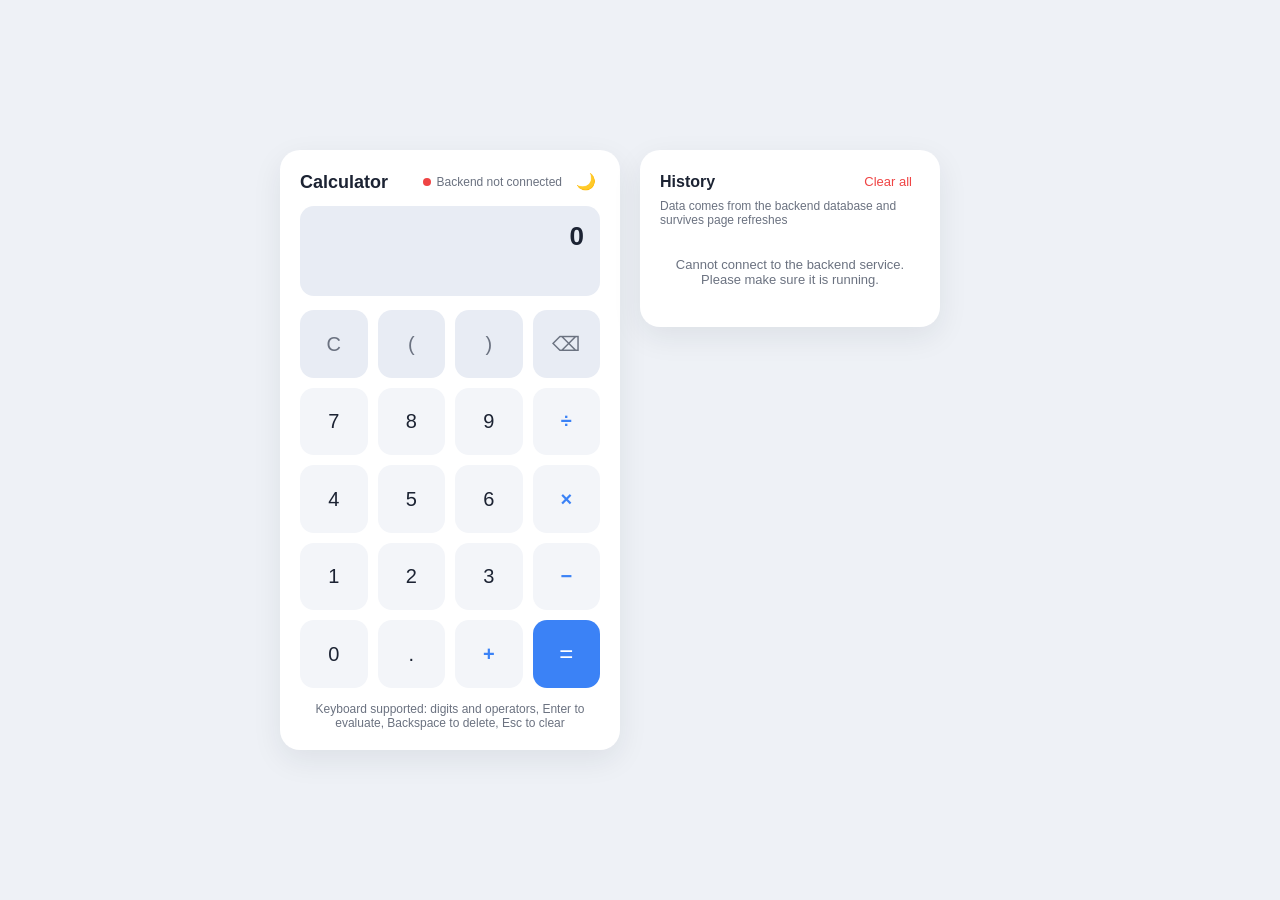
<file: index.html>
<!DOCTYPE html>
<html lang="en">
  <head>
    <meta charset="UTF-8" />
    <meta name="viewport" content="width=device-width, initial-scale=1.0" />
    <title>Frontend/Backend Separated Calculator - 832401225</title>
    <meta http-equiv="refresh" content="0; url=src/calculator.html" />
  </head>
  <body>
    <script>
      // GitHub Pages / Render static hosting serves the repository root,
      // so redirect to the real page at src/calculator.html
      location.replace("src/calculator.html");
    </script>
    <p>Redirecting to <a href="src/calculator.html">src/calculator.html</a>…</p>
  </body>
</html>
</file>
<file: src/css/style.css>
/* ==========================================================================
   Calculator styles (light and dark themes, switched via html[data-theme])
   ========================================================================== */

:root {
  --bg: #eef1f6;
  --card-bg: #ffffff;
  --text: #1c2333;
  --text-soft: #6b7280;
  --key-bg: #f3f5f9;
  --key-bg-hover: #e4e9f2;
  --key-function-bg: #e8ecf4;
  --accent: #3b82f6;
  --accent-hover: #2563eb;
  --danger: #ef4444;
  --error: #dc2626;
  --border: #e5e8ef;
  --shadow: 0 10px 30px rgba(28, 35, 51, 0.08);
}

[data-theme="dark"] {
  --bg: #12161f;
  --card-bg: #1c2230;
  --text: #e8ecf4;
  --text-soft: #9aa3b2;
  --key-bg: #262e3f;
  --key-bg-hover: #313b52;
  --key-function-bg: #212938;
  --accent: #3b82f6;
  --accent-hover: #60a5fa;
  --danger: #f87171;
  --error: #f87171;
  --border: #2c3547;
  --shadow: 0 10px 30px rgba(0, 0, 0, 0.4);
}

* {
  box-sizing: border-box;
  margin: 0;
  padding: 0;
}

body {
  font-family: -apple-system, BlinkMacSystemFont, "Segoe UI", "PingFang SC",
    "Hiragino Sans GB", "Microsoft YaHei", sans-serif;
  background: var(--bg);
  color: var(--text);
  min-height: 100vh;
  display: flex;
  align-items: center;
  justify-content: center;
  padding: 24px 16px;
  transition: background 0.25s ease;
}

.layout {
  display: grid;
  grid-template-columns: 340px 300px;
  gap: 20px;
  align-items: start;
  width: 100%;
  max-width: 720px;
}

.card {
  background: var(--card-bg);
  border-radius: 20px;
  box-shadow: var(--shadow);
  padding: 20px;
  transition: background 0.25s ease;
}

/* ---------------- Calculator panel ---------------- */

.calc-header {
  display: flex;
  align-items: center;
  justify-content: space-between;
  margin-bottom: 12px;
}

.calc-header h1 {
  font-size: 18px;
  font-weight: 700;
}

.header-actions {
  display: flex;
  align-items: center;
  gap: 10px;
}

.api-status {
  display: inline-flex;
  align-items: center;
  gap: 6px;
  font-size: 12px;
  color: var(--text-soft);
}

.api-status .dot {
  width: 8px;
  height: 8px;
  border-radius: 50%;
  background: #f59e0b;
}

.api-status.online .dot {
  background: #22c55e;
}

.api-status.offline .dot {
  background: var(--danger);
}

.icon-btn {
  border: none;
  background: transparent;
  font-size: 16px;
  cursor: pointer;
  line-height: 1;
  padding: 4px;
  border-radius: 8px;
}

.icon-btn:hover {
  background: var(--key-bg-hover);
}

.display {
  background: var(--key-function-bg);
  border-radius: 14px;
  padding: 14px 16px;
  margin-bottom: 14px;
  text-align: right;
}

.expression {
  font-size: 26px;
  font-weight: 600;
  min-height: 34px;
  word-break: break-all;
  line-height: 1.3;
}

.result {
  font-size: 16px;
  color: var(--text-soft);
  min-height: 24px;
  margin-top: 4px;
  word-break: break-all;
}

.result.error {
  color: var(--error);
  font-size: 14px;
}

/* ---------------- Keypad ---------------- */

.keypad {
  display: grid;
  grid-template-columns: repeat(4, 1fr);
  gap: 10px;
}

.key {
  border: none;
  border-radius: 14px;
  background: var(--key-bg);
  color: var(--text);
  font-size: 20px;
  font-weight: 500;
  aspect-ratio: 1;
  cursor: pointer;
  transition: background 0.15s ease, transform 0.05s ease;
}

.key:hover {
  background: var(--key-bg-hover);
}

.key:active {
  transform: scale(0.95);
}

.key.function {
  background: var(--key-function-bg);
  color: var(--text-soft);
}

.key.operator {
  color: var(--accent);
  font-weight: 700;
}

.key.equals {
  background: var(--accent);
  color: #ffffff;
  font-size: 24px;
}

.key.equals:hover {
  background: var(--accent-hover);
}

.calc-footer {
  margin-top: 14px;
  font-size: 12px;
  color: var(--text-soft);
  text-align: center;
}

/* ---------------- History panel ---------------- */

.history-header {
  display: flex;
  align-items: center;
  justify-content: space-between;
}

.history-header h2 {
  font-size: 16px;
  font-weight: 700;
}

.text-btn {
  border: none;
  background: transparent;
  font-size: 13px;
  cursor: pointer;
  padding: 4px 8px;
  border-radius: 8px;
}

.text-btn.danger {
  color: var(--danger);
}

.text-btn.danger:hover {
  background: rgba(239, 68, 68, 0.1);
}

.history-source {
  font-size: 12px;
  color: var(--text-soft);
  margin: 6px 0 10px;
}

.history-list {
  list-style: none;
  max-height: 470px;
  overflow-y: auto;
  display: flex;
  flex-direction: column;
  gap: 8px;
}

.history-item {
  display: flex;
  align-items: center;
  justify-content: space-between;
  gap: 8px;
  padding: 10px 12px;
  background: var(--key-function-bg);
  border-radius: 12px;
}

.history-main {
  cursor: pointer;
  min-width: 0;
  flex: 1;
}

.history-expression {
  font-size: 14px;
  font-weight: 600;
  word-break: break-all;
}

.history-result {
  font-size: 14px;
  color: var(--accent);
  word-break: break-all;
}

.history-meta {
  font-size: 11px;
  color: var(--text-soft);
  margin-top: 2px;
}

.history-delete {
  flex-shrink: 0;
  width: 24px;
  height: 24px;
  border-radius: 50%;
  background: var(--key-bg);
  color: var(--text-soft);
  font-size: 14px;
  display: inline-flex;
  align-items: center;
  justify-content: center;
}

.history-delete:hover {
  background: rgba(239, 68, 68, 0.15);
  color: var(--danger);
}

.history-empty {
  text-align: center;
  font-size: 13px;
  color: var(--text-soft);
  padding: 20px 0;
}

/* ---------------- Responsive ---------------- */

@media (max-width: 760px) {
  .layout {
    grid-template-columns: 1fr;
    max-width: 380px;
  }

  .history-list {
    max-height: 300px;
  }
}
</file>
